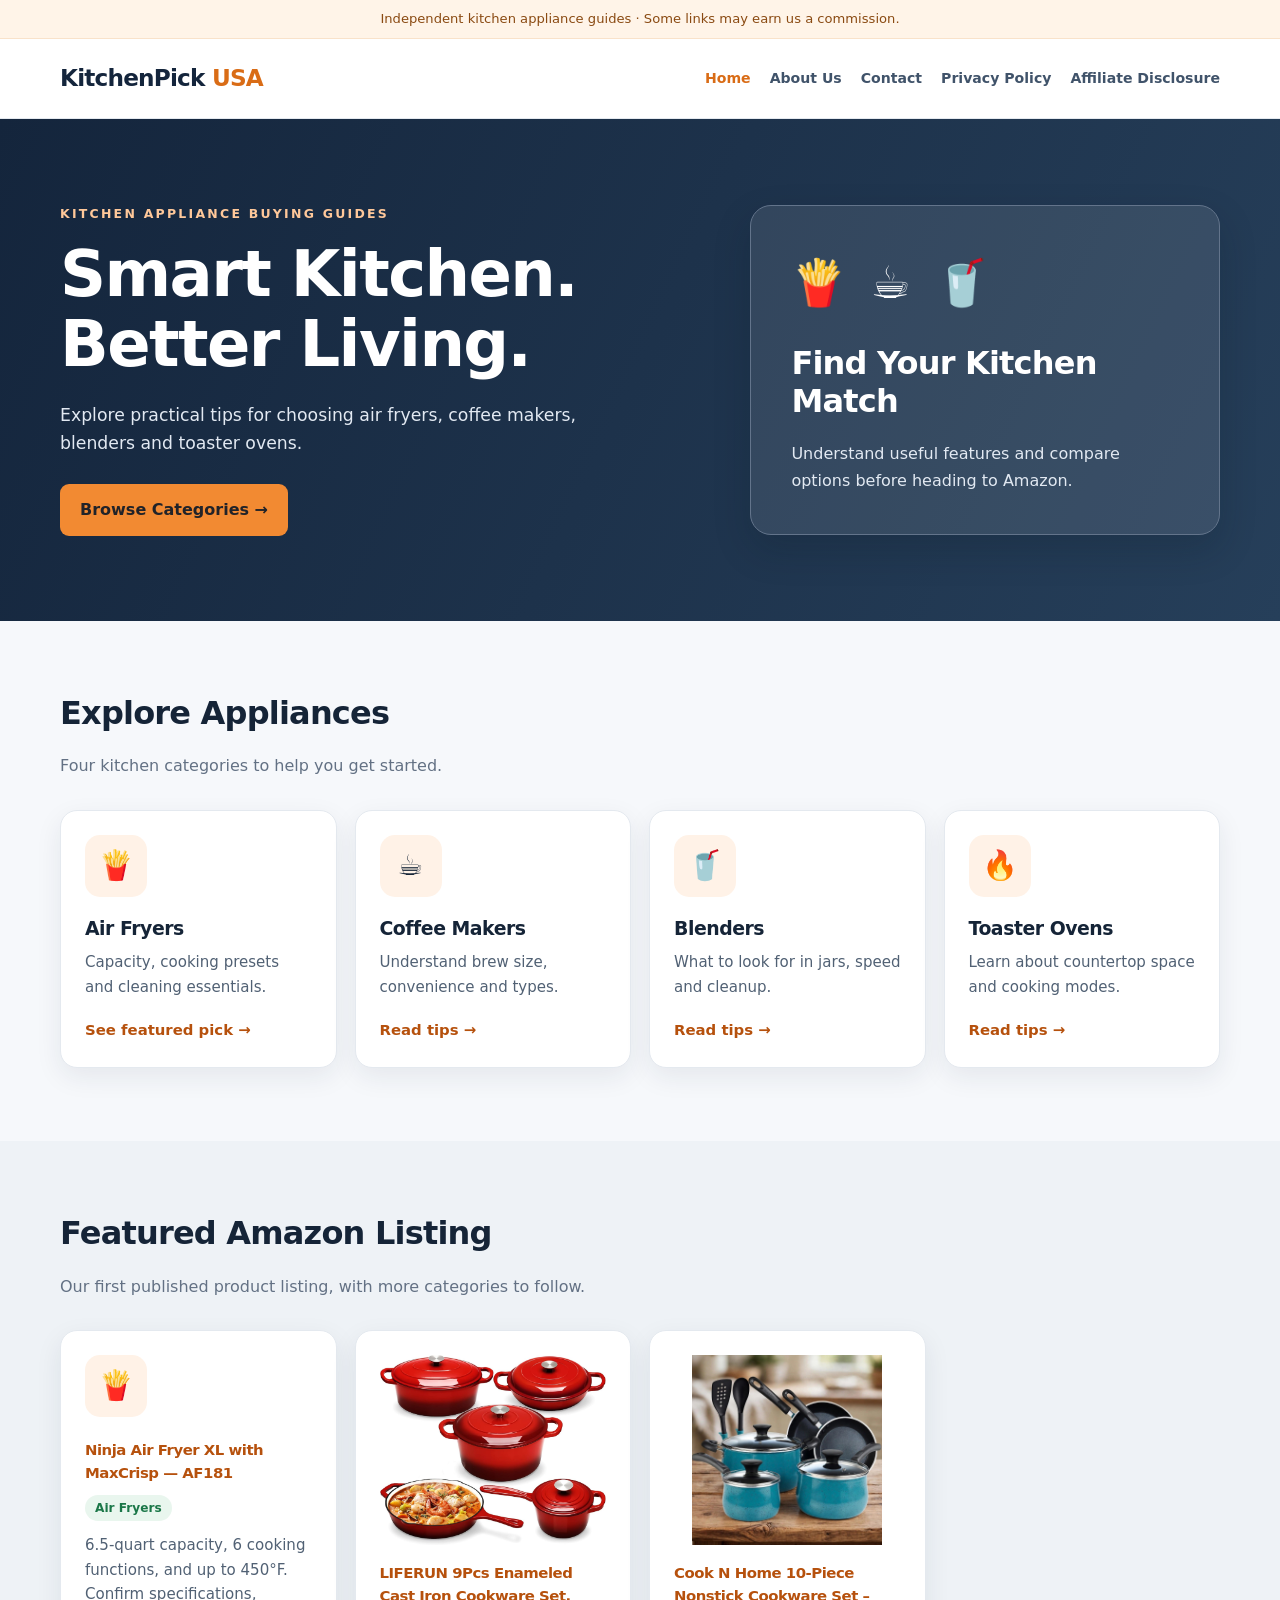
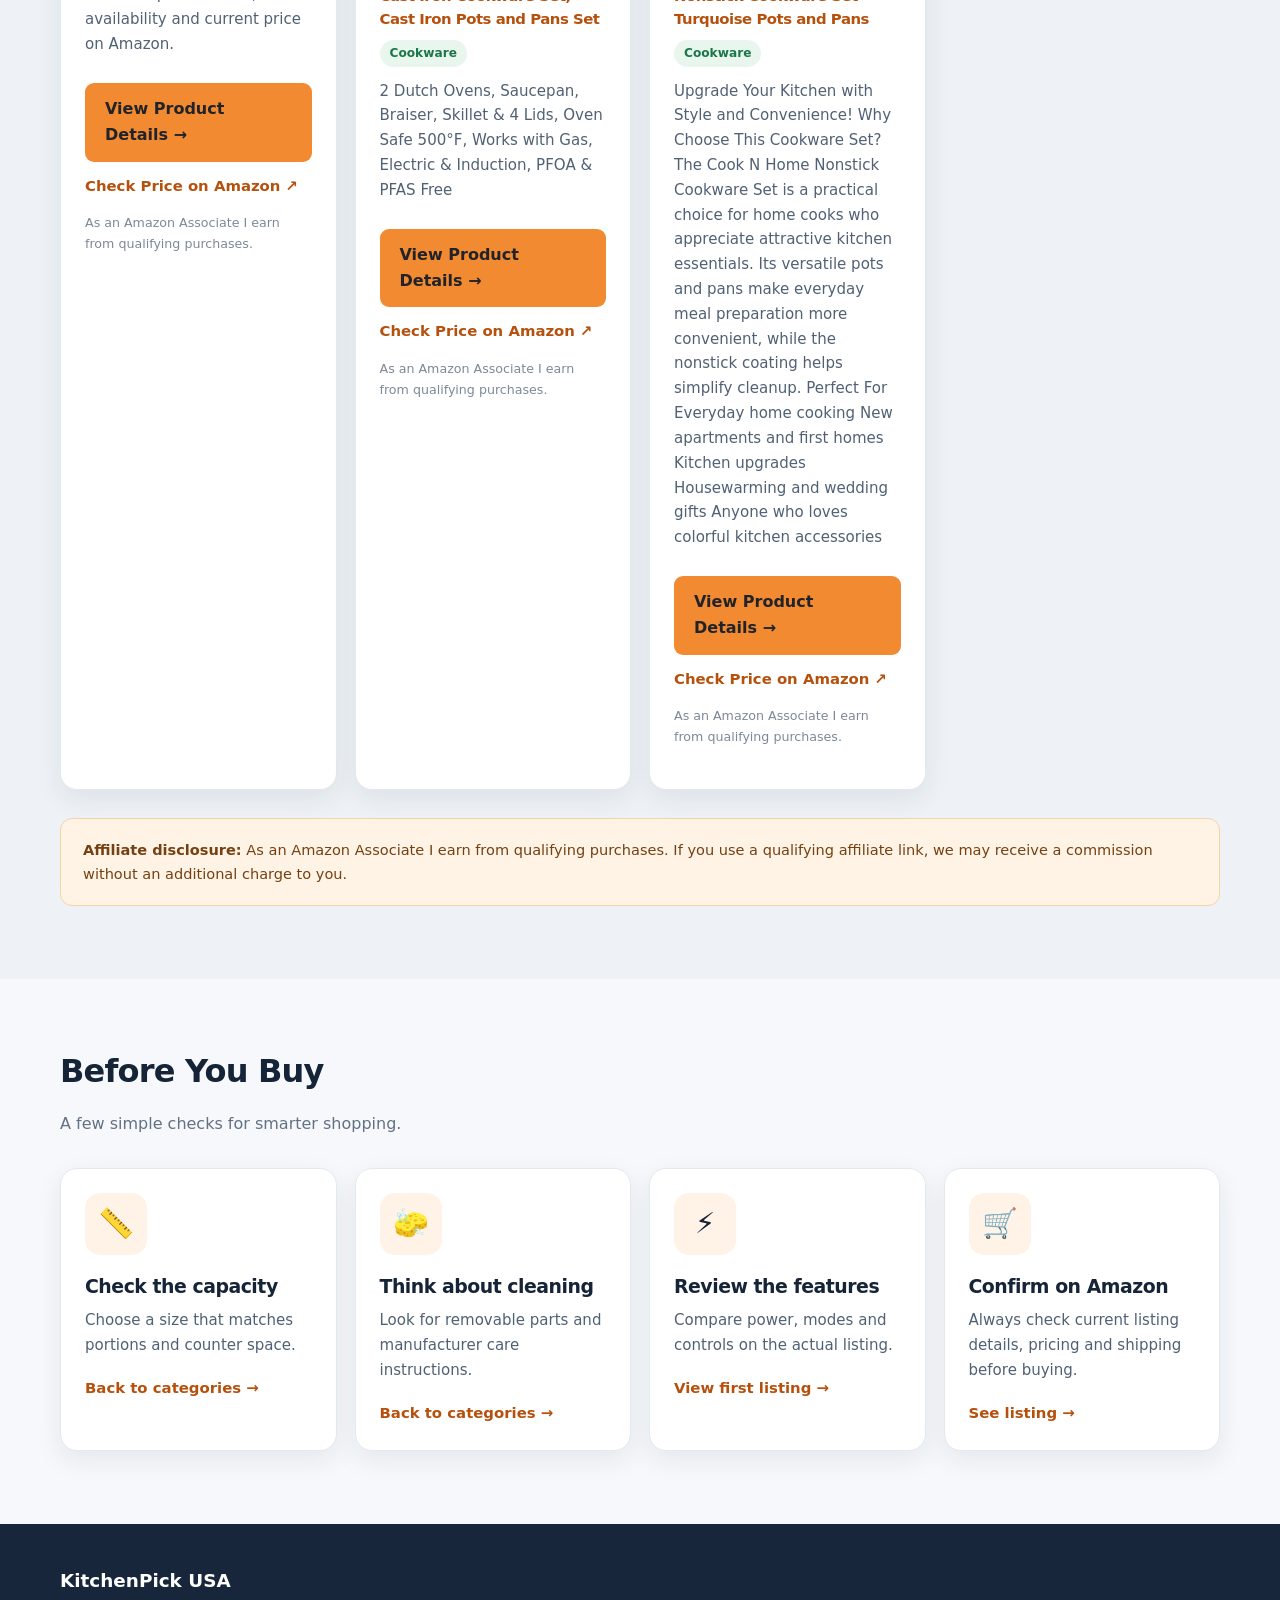
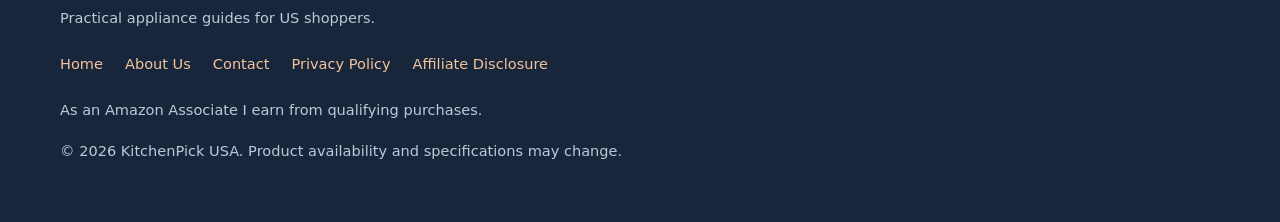
<file: index.html>
<!doctype html><html lang="en"><head><meta charset="utf-8"><meta name="viewport" content="width=device-width,initial-scale=1"><meta name="description" content="Air fryer, coffee maker, blender and toaster oven buying guides for US shoppers."><title>Home | KitchenPick USA</title><link rel="stylesheet" href="styles.css"></head><body><a class="skip" href="#main">Skip to content</a><div class="notice">Independent kitchen appliance guides · Some links may earn us a commission.</div><header class="top"><div class="wrap"><a class="brand" href="index.html">KitchenPick <span>USA</span></a><nav aria-label="Main navigation"><a href="index.html" aria-current="page">Home</a><a href="about.html">About Us</a><a href="contact.html">Contact</a><a href="privacy.html">Privacy Policy</a><a href="affiliate-disclosure.html">Affiliate Disclosure</a></nav></div></header><main id="main"><section class="hero"><div class="wrap hero-grid"><div><div class="eyebrow">Kitchen appliance buying guides</div><h1>Smart Kitchen.<br>Better Living.</h1><p>Explore practical tips for choosing air fryers, coffee makers, blenders and toaster ovens.</p><a class="button" href="#categories">Browse Categories →</a></div><div class="hero-panel"><div class="symbols" aria-hidden="true">🍟 ☕ 🥤</div><h2>Find Your Kitchen Match</h2><p>Understand useful features and compare options before heading to Amazon.</p></div></div></section><section id="categories" class="section"><div class="wrap"><h2>Explore Appliances</h2><p class="lead">Four kitchen categories to help you get started.</p><div class="grid"><article class="card"><div class="emoji" aria-hidden="true">🍟</div><h3>Air Fryers</h3><p>Capacity, cooking presets and cleaning essentials.</p><a href="#featured">See featured pick →</a></article><article class="card"><div class="emoji" aria-hidden="true">☕</div><h3>Coffee Makers</h3><p>Understand brew size, convenience and types.</p><a href="#guides">Read tips →</a></article><article class="card"><div class="emoji" aria-hidden="true">🥤</div><h3>Blenders</h3><p>What to look for in jars, speed and cleanup.</p><a href="#guides">Read tips →</a></article><article class="card"><div class="emoji" aria-hidden="true">🔥</div><h3>Toaster Ovens</h3><p>Learn about countertop space and cooking modes.</p><a href="#guides">Read tips →</a></article></div></div></section><section id="featured" class="section soft"><div class="wrap"><h2>Featured Amazon Listing</h2><p class="lead">Our first published product listing, with more categories to follow.</p><div class="grid" id="product-grid"><p class="lead">Loading featured products…</p></div><div class="disclosure"><strong>Affiliate disclosure:</strong> As an Amazon Associate I earn from qualifying purchases. If you use a qualifying affiliate link, we may receive a commission without an additional charge to you.</div></div></section><section id="guides" class="section"><div class="wrap"><h2>Before You Buy</h2><p class="lead">A few simple checks for smarter shopping.</p><div class="grid"><article class="card"><div class="emoji" aria-hidden="true">📏</div><h3>Check the capacity</h3><p>Choose a size that matches portions and counter space.</p><a href="#categories">Back to categories →</a></article><article class="card"><div class="emoji" aria-hidden="true">🧽</div><h3>Think about cleaning</h3><p>Look for removable parts and manufacturer care instructions.</p><a href="#categories">Back to categories →</a></article><article class="card"><div class="emoji" aria-hidden="true">⚡</div><h3>Review the features</h3><p>Compare power, modes and controls on the actual listing.</p><a href="#featured">View first listing →</a></article><article class="card"><div class="emoji" aria-hidden="true">🛒</div><h3>Confirm on Amazon</h3><p>Always check current listing details, pricing and shipping before buying.</p><a href="#featured">See listing →</a></article></div></div></section></main><footer><div class="wrap"><strong>KitchenPick USA</strong><p>Practical appliance guides for US shoppers.</p><div class="links"><a href="index.html" aria-current="page">Home</a><a href="about.html">About Us</a><a href="contact.html">Contact</a><a href="privacy.html">Privacy Policy</a><a href="affiliate-disclosure.html">Affiliate Disclosure</a></div><p>As an Amazon Associate I earn from qualifying purchases.</p><p>© 2026 KitchenPick USA. Product availability and specifications may change.</p></div></footer><script src="products.js" defer></script></body></html>
</file>
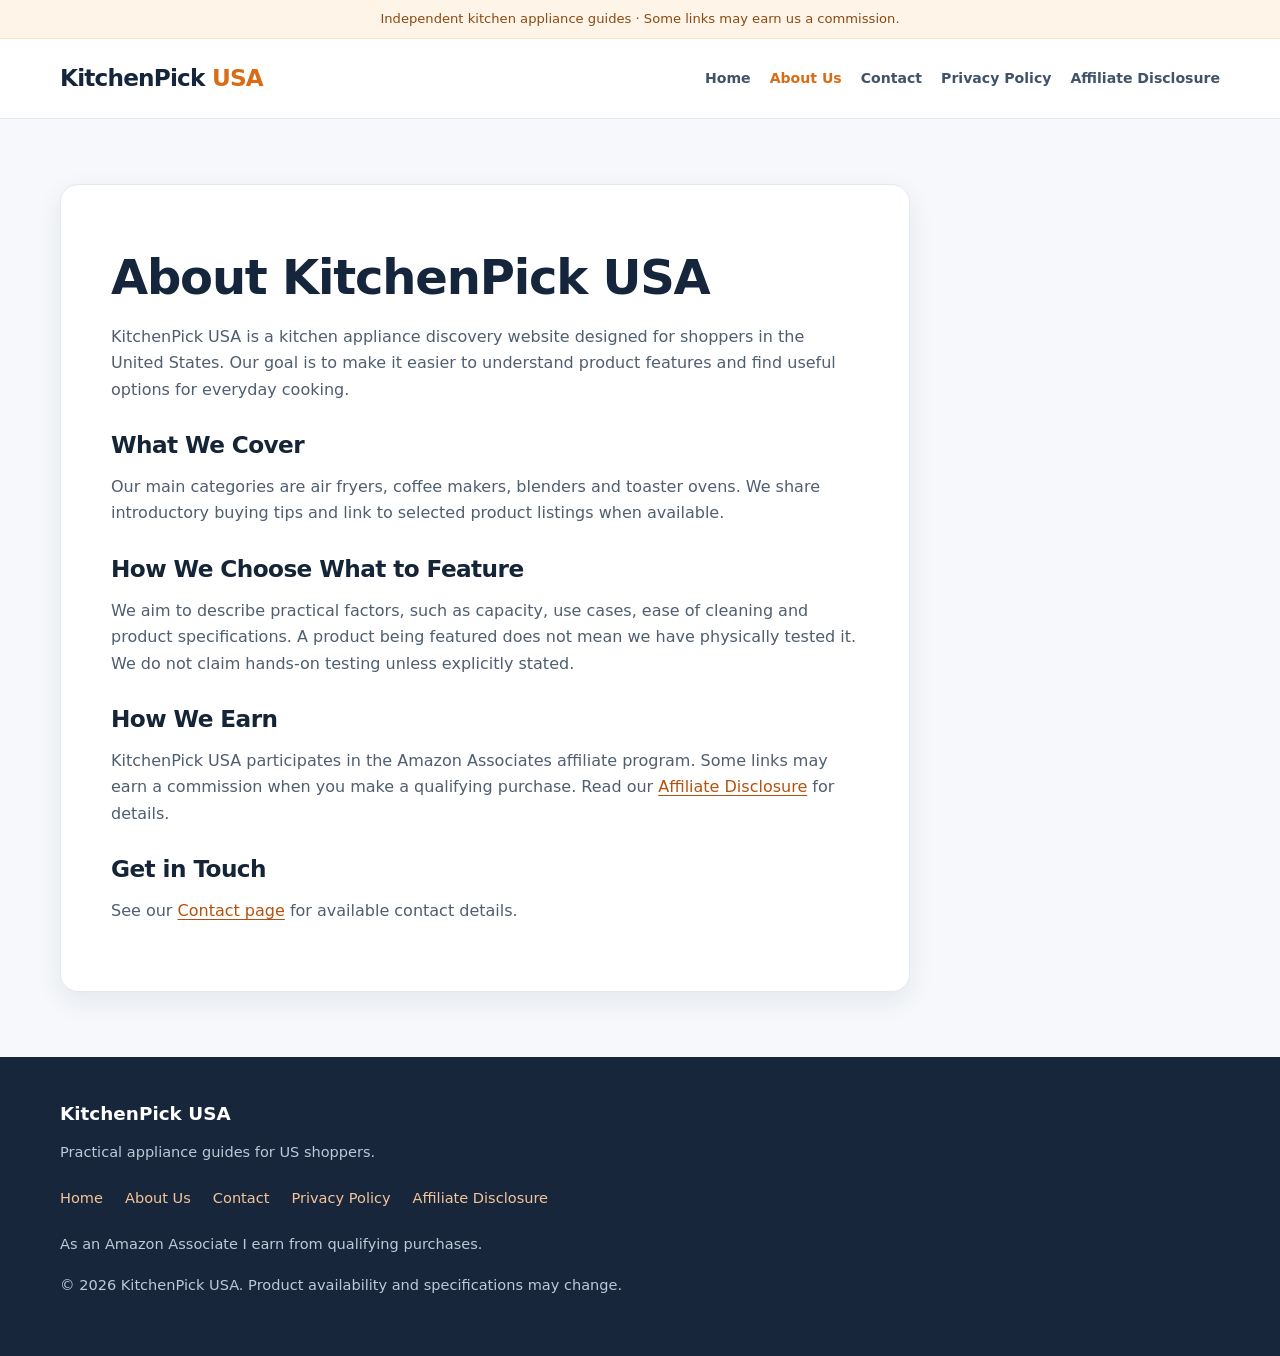
<file: about.html>
<!doctype html><html lang="en"><head><meta charset="utf-8"><meta name="viewport" content="width=device-width,initial-scale=1"><meta name="description" content="Learn about KitchenPick USA and how our kitchen appliance picks work."><title>About Us | KitchenPick USA</title><link rel="stylesheet" href="styles.css"></head><body><a class="skip" href="#main">Skip to content</a><div class="notice">Independent kitchen appliance guides · Some links may earn us a commission.</div><header class="top"><div class="wrap"><a class="brand" href="index.html">KitchenPick <span>USA</span></a><nav aria-label="Main navigation"><a href="index.html">Home</a><a href="about.html" aria-current="page">About Us</a><a href="contact.html">Contact</a><a href="privacy.html">Privacy Policy</a><a href="affiliate-disclosure.html">Affiliate Disclosure</a></nav></div></header><main id="main"><section class="content"><div class="wrap"><article class="paper"><h1>About KitchenPick USA</h1><p>KitchenPick USA is a kitchen appliance discovery website designed for shoppers in the United States. Our goal is to make it easier to understand product features and find useful options for everyday cooking.</p><h2>What We Cover</h2><p>Our main categories are air fryers, coffee makers, blenders and toaster ovens. We share introductory buying tips and link to selected product listings when available.</p><h2>How We Choose What to Feature</h2><p>We aim to describe practical factors, such as capacity, use cases, ease of cleaning and product specifications. A product being featured does not mean we have physically tested it. We do not claim hands-on testing unless explicitly stated.</p><h2>How We Earn</h2><p>KitchenPick USA participates in the Amazon Associates affiliate program. Some links may earn a commission when you make a qualifying purchase. Read our <a href="affiliate-disclosure.html">Affiliate Disclosure</a> for details.</p><h2>Get in Touch</h2><p>See our <a href="contact.html">Contact page</a> for available contact details.</p></article></div></section></main><footer><div class="wrap"><strong>KitchenPick USA</strong><p>Practical appliance guides for US shoppers.</p><div class="links"><a href="index.html">Home</a><a href="about.html" aria-current="page">About Us</a><a href="contact.html">Contact</a><a href="privacy.html">Privacy Policy</a><a href="affiliate-disclosure.html">Affiliate Disclosure</a></div><p>As an Amazon Associate I earn from qualifying purchases.</p><p>© 2026 KitchenPick USA. Product availability and specifications may change.</p></div></footer></body></html>
</file>
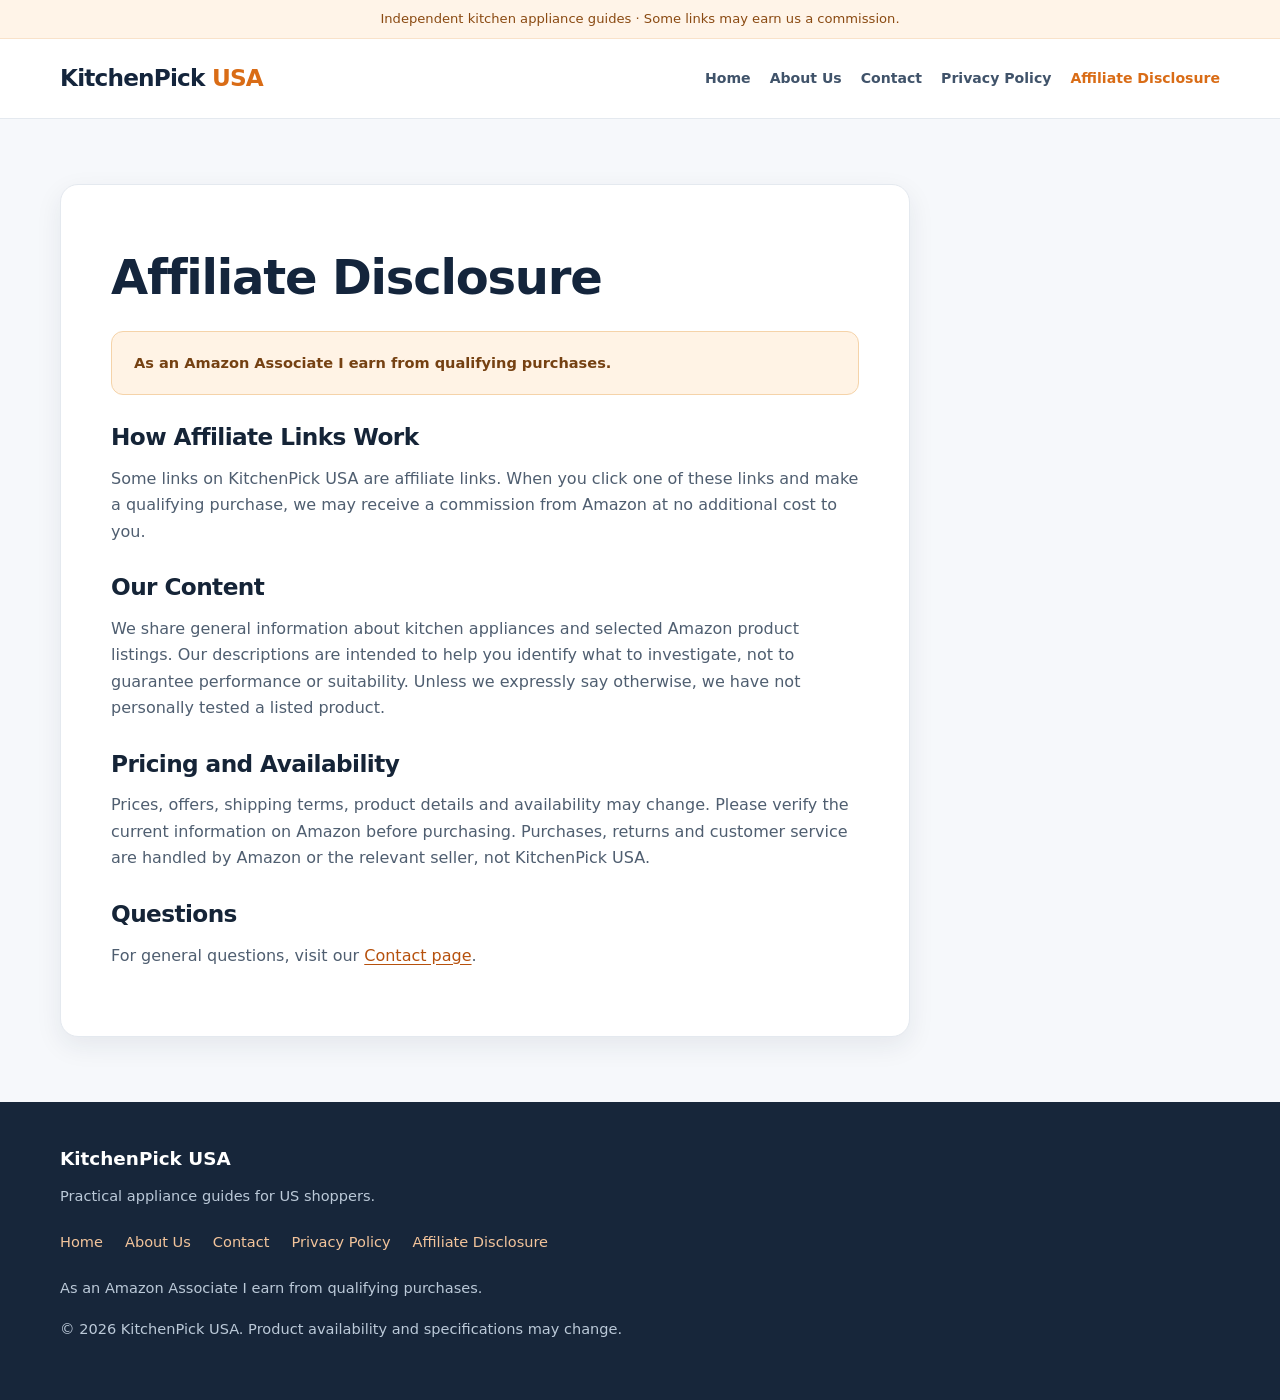
<file: affiliate-disclosure.html>
<!doctype html><html lang="en"><head><meta charset="utf-8"><meta name="viewport" content="width=device-width,initial-scale=1"><meta name="description" content="Amazon Associates affiliate disclosure for KitchenPick USA."><title>Affiliate Disclosure | KitchenPick USA</title><link rel="stylesheet" href="styles.css"></head><body><a class="skip" href="#main">Skip to content</a><div class="notice">Independent kitchen appliance guides · Some links may earn us a commission.</div><header class="top"><div class="wrap"><a class="brand" href="index.html">KitchenPick <span>USA</span></a><nav aria-label="Main navigation"><a href="index.html">Home</a><a href="about.html">About Us</a><a href="contact.html">Contact</a><a href="privacy.html">Privacy Policy</a><a href="affiliate-disclosure.html" aria-current="page">Affiliate Disclosure</a></nav></div></header><main id="main"><section class="content"><div class="wrap"><article class="paper"><h1>Affiliate Disclosure</h1><div class="disclosure"><strong>As an Amazon Associate I earn from qualifying purchases.</strong></div><h2>How Affiliate Links Work</h2><p>Some links on KitchenPick USA are affiliate links. When you click one of these links and make a qualifying purchase, we may receive a commission from Amazon at no additional cost to you.</p><h2>Our Content</h2><p>We share general information about kitchen appliances and selected Amazon product listings. Our descriptions are intended to help you identify what to investigate, not to guarantee performance or suitability. Unless we expressly say otherwise, we have not personally tested a listed product.</p><h2>Pricing and Availability</h2><p>Prices, offers, shipping terms, product details and availability may change. Please verify the current information on Amazon before purchasing. Purchases, returns and customer service are handled by Amazon or the relevant seller, not KitchenPick USA.</p><h2>Questions</h2><p>For general questions, visit our <a href="contact.html">Contact page</a>.</p></article></div></section></main><footer><div class="wrap"><strong>KitchenPick USA</strong><p>Practical appliance guides for US shoppers.</p><div class="links"><a href="index.html">Home</a><a href="about.html">About Us</a><a href="contact.html">Contact</a><a href="privacy.html">Privacy Policy</a><a href="affiliate-disclosure.html" aria-current="page">Affiliate Disclosure</a></div><p>As an Amazon Associate I earn from qualifying purchases.</p><p>© 2026 KitchenPick USA. Product availability and specifications may change.</p></div></footer></body></html>
</file>
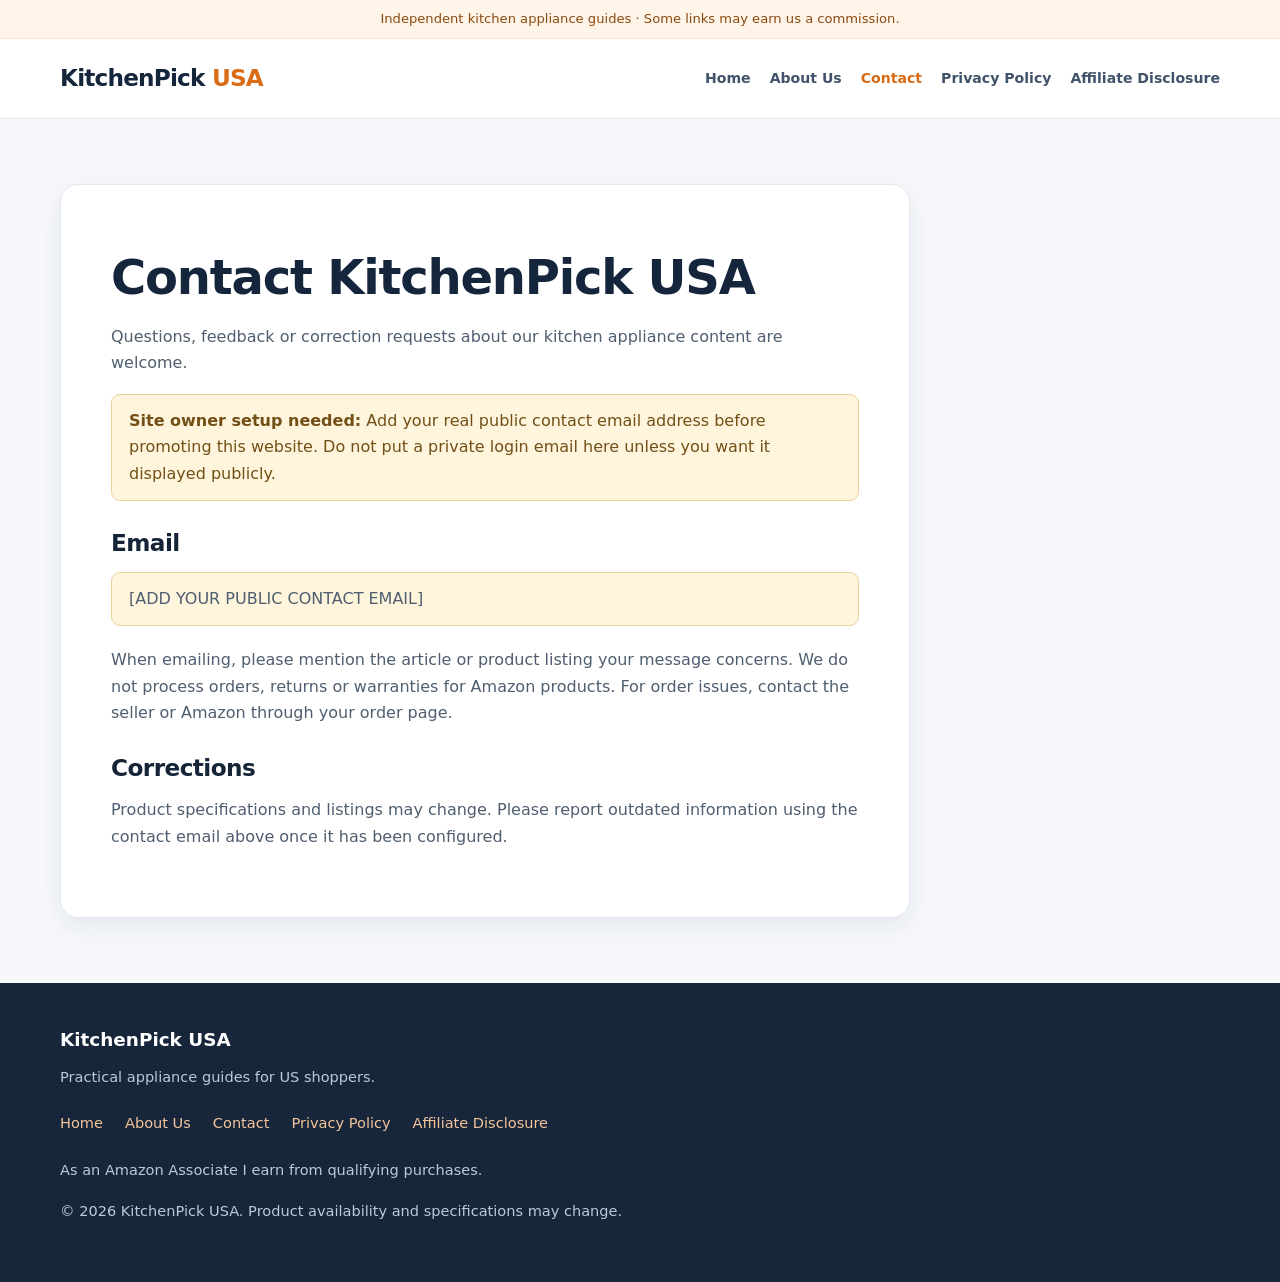
<file: contact.html>
<!doctype html><html lang="en"><head><meta charset="utf-8"><meta name="viewport" content="width=device-width,initial-scale=1"><meta name="description" content="Contact KitchenPick USA with feedback, corrections and general inquiries."><title>Contact | KitchenPick USA</title><link rel="stylesheet" href="styles.css"></head><body><a class="skip" href="#main">Skip to content</a><div class="notice">Independent kitchen appliance guides · Some links may earn us a commission.</div><header class="top"><div class="wrap"><a class="brand" href="index.html">KitchenPick <span>USA</span></a><nav aria-label="Main navigation"><a href="index.html">Home</a><a href="about.html">About Us</a><a href="contact.html" aria-current="page">Contact</a><a href="privacy.html">Privacy Policy</a><a href="affiliate-disclosure.html">Affiliate Disclosure</a></nav></div></header><main id="main"><section class="content"><div class="wrap"><article class="paper"><h1>Contact KitchenPick USA</h1><p>Questions, feedback or correction requests about our kitchen appliance content are welcome.</p><div class="alert"><strong>Site owner setup needed:</strong> Add your real public contact email address before promoting this website. Do not put a private login email here unless you want it displayed publicly.</div><h2>Email</h2><p class="placeholder">[ADD YOUR PUBLIC CONTACT EMAIL]</p><p>When emailing, please mention the article or product listing your message concerns. We do not process orders, returns or warranties for Amazon products. For order issues, contact the seller or Amazon through your order page.</p><h2>Corrections</h2><p>Product specifications and listings may change. Please report outdated information using the contact email above once it has been configured.</p></article></div></section></main><footer><div class="wrap"><strong>KitchenPick USA</strong><p>Practical appliance guides for US shoppers.</p><div class="links"><a href="index.html">Home</a><a href="about.html">About Us</a><a href="contact.html" aria-current="page">Contact</a><a href="privacy.html">Privacy Policy</a><a href="affiliate-disclosure.html">Affiliate Disclosure</a></div><p>As an Amazon Associate I earn from qualifying purchases.</p><p>© 2026 KitchenPick USA. Product availability and specifications may change.</p></div></footer></body></html>
</file>
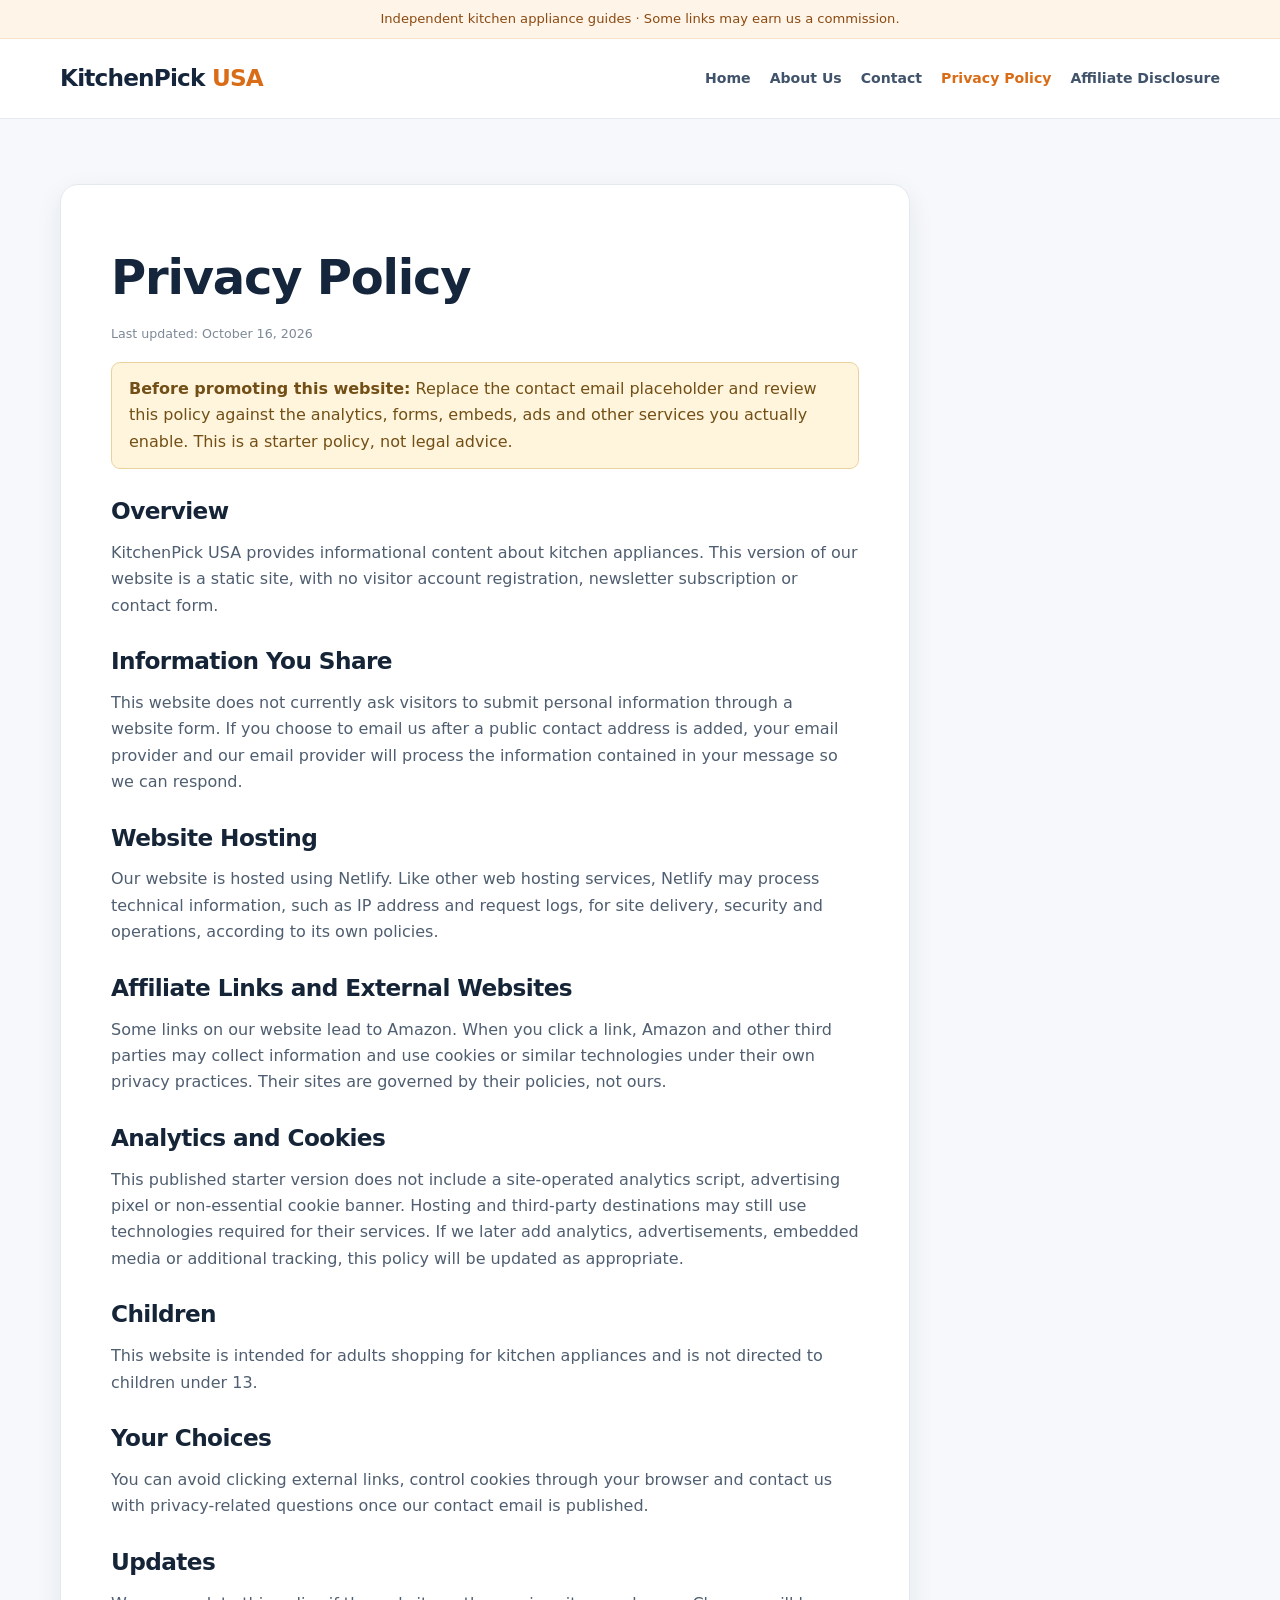
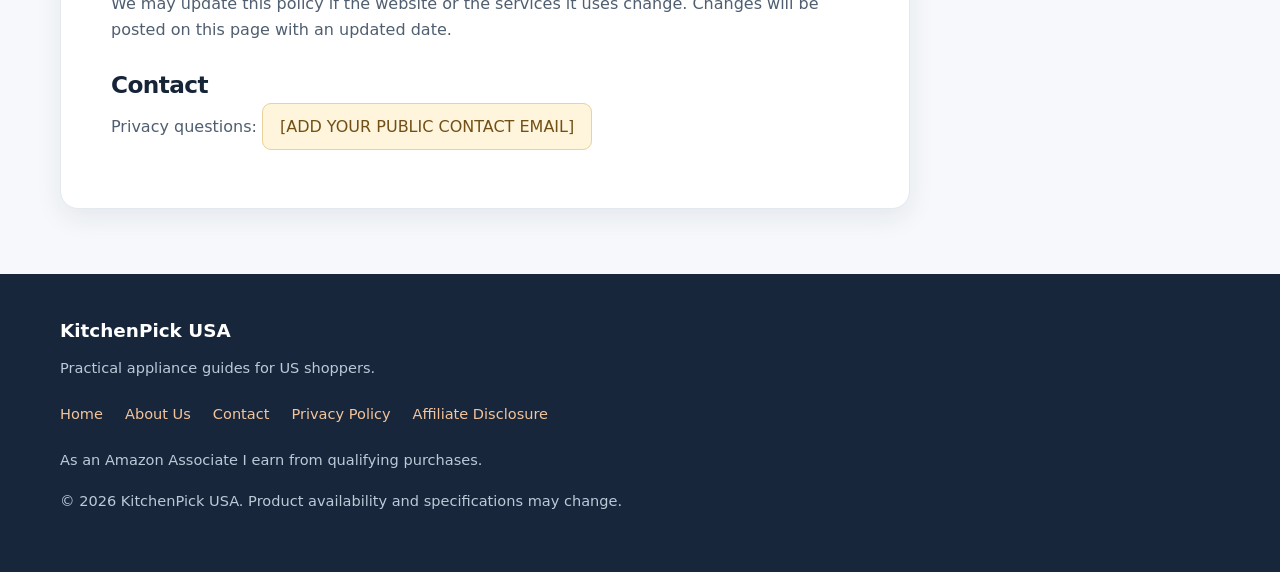
<file: privacy.html>
<!doctype html><html lang="en"><head><meta charset="utf-8"><meta name="viewport" content="width=device-width,initial-scale=1"><meta name="description" content="KitchenPick USA privacy policy covering hosting, affiliate links and visitor choices."><title>Privacy Policy | KitchenPick USA</title><link rel="stylesheet" href="styles.css"></head><body><a class="skip" href="#main">Skip to content</a><div class="notice">Independent kitchen appliance guides · Some links may earn us a commission.</div><header class="top"><div class="wrap"><a class="brand" href="index.html">KitchenPick <span>USA</span></a><nav aria-label="Main navigation"><a href="index.html">Home</a><a href="about.html">About Us</a><a href="contact.html">Contact</a><a href="privacy.html" aria-current="page">Privacy Policy</a><a href="affiliate-disclosure.html">Affiliate Disclosure</a></nav></div></header><main id="main"><section class="content"><div class="wrap"><article class="paper"><h1>Privacy Policy</h1><p class="faint">Last updated: October 16, 2026</p><div class="alert"><strong>Before promoting this website:</strong> Replace the contact email placeholder and review this policy against the analytics, forms, embeds, ads and other services you actually enable. This is a starter policy, not legal advice.</div><h2>Overview</h2><p>KitchenPick USA provides informational content about kitchen appliances. This version of our website is a static site, with no visitor account registration, newsletter subscription or contact form.</p><h2>Information You Share</h2><p>This website does not currently ask visitors to submit personal information through a website form. If you choose to email us after a public contact address is added, your email provider and our email provider will process the information contained in your message so we can respond.</p><h2>Website Hosting</h2><p>Our website is hosted using Netlify. Like other web hosting services, Netlify may process technical information, such as IP address and request logs, for site delivery, security and operations, according to its own policies.</p><h2>Affiliate Links and External Websites</h2><p>Some links on our website lead to Amazon. When you click a link, Amazon and other third parties may collect information and use cookies or similar technologies under their own privacy practices. Their sites are governed by their policies, not ours.</p><h2>Analytics and Cookies</h2><p>This published starter version does not include a site-operated analytics script, advertising pixel or non-essential cookie banner. Hosting and third-party destinations may still use technologies required for their services. If we later add analytics, advertisements, embedded media or additional tracking, this policy will be updated as appropriate.</p><h2>Children</h2><p>This website is intended for adults shopping for kitchen appliances and is not directed to children under 13.</p><h2>Your Choices</h2><p>You can avoid clicking external links, control cookies through your browser and contact us with privacy-related questions once our contact email is published.</p><h2>Updates</h2><p>We may update this policy if the website or the services it uses change. Changes will be posted on this page with an updated date.</p><h2>Contact</h2><p>Privacy questions: <span class="placeholder">[ADD YOUR PUBLIC CONTACT EMAIL]</span></p></article></div></section></main><footer><div class="wrap"><strong>KitchenPick USA</strong><p>Practical appliance guides for US shoppers.</p><div class="links"><a href="index.html">Home</a><a href="about.html">About Us</a><a href="contact.html">Contact</a><a href="privacy.html" aria-current="page">Privacy Policy</a><a href="affiliate-disclosure.html">Affiliate Disclosure</a></div><p>As an Amazon Associate I earn from qualifying purchases.</p><p>© 2026 KitchenPick USA. Product availability and specifications may change.</p></div></footer></body></html>
</file>
<file: styles.css>
/* KitchenPick USA — responsive stylesheet for the existing five HTML pages. */
:root{color-scheme:light;--ink:#152437;--muted:#637184;--navy:#14253c;--navy2:#263f5a;--orange:#f28a32;--orange2:#d96c16;--bg:#f6f8fb;--line:#e4e9ef;--white:#fff;--shadow:0 9px 27px rgba(24,42,67,.08)}
*{box-sizing:border-box}
html{scroll-behavior:smooth}
body{margin:0;font:16px/1.65 system-ui,-apple-system,"Segoe UI",Arial,sans-serif;color:var(--ink);background:var(--bg)}
a{color:#b6510d;text-underline-offset:3px}
a:hover{color:var(--orange2)}
.wrap{width:min(1160px,calc(100% - 36px));margin:0 auto}
.skip{position:absolute;left:-9999px;top:0;background:#fff;padding:12px;z-index:100}
.skip:focus{left:12px}
.notice{background:#fff4e8;border-bottom:1px solid #f9e2ca;color:#8a4a12;text-align:center;padding:8px 15px;font-size:.82rem}
.top{background:#fff;border-bottom:1px solid var(--line)}
.top>.wrap{display:flex;justify-content:space-between;align-items:center;gap:20px;min-height:79px}
.brand{color:var(--navy);font-size:1.45rem;font-weight:850;letter-spacing:-.035em;text-decoration:none;white-space:nowrap}
.brand span{color:var(--orange2)}
.top nav{display:flex;align-items:center;justify-content:flex-end;gap:19px;flex-wrap:wrap}
.top nav a{font-size:.88rem;text-decoration:none;font-weight:650;color:#40536a}
.top nav a:hover,.top nav a[aria-current="page"]{color:var(--orange2)}
.hero{background:linear-gradient(115deg,var(--navy) 0%,var(--navy2) 100%);color:#fff;padding:85px 0}
.hero-grid{display:grid;grid-template-columns:1.15fr .85fr;align-items:center;gap:55px}
.eyebrow{text-transform:uppercase;letter-spacing:.18em;color:#ffc89a;font-size:.78rem;font-weight:750}
h1,h2,h3{line-height:1.2;margin:0 0 .65em;letter-spacing:-.025em}
h1{font-size:clamp(2.8rem,5vw,4.7rem);line-height:1.09;margin:16px 0 21px}
h2{font-size:clamp(1.65rem,2.5vw,2.25rem)}
h3{font-size:1.18rem}
p{margin:0 0 17px}
.hero p{color:#e2e9f2;font-size:1.08rem;max-width:590px}
.button{display:inline-block;background:var(--orange);border:1px solid transparent;border-radius:9px;padding:12px 19px;font-weight:750;text-decoration:none;color:#212329;margin-top:9px}
.button:hover{background:#ffa454;color:#212329}
.hero-panel{padding:40px;border:1px solid #63748b;background:rgba(255,255,255,.095);border-radius:21px;box-shadow:0 15px 37px #0b192333}
.hero-panel p{font-size:1rem;margin:0}
.symbols{font-size:2.8rem;letter-spacing:.1em;margin-bottom:24px}
.section{padding:73px 0}
.section.soft{background:#eef2f6}
.lead{color:var(--muted);margin-bottom:30px}
.grid{display:grid;grid-template-columns:repeat(4,minmax(0,1fr));gap:18px}
.card{background:#fff;border:1px solid var(--line);border-radius:17px;padding:24px;box-shadow:var(--shadow);min-width:0}
.card h3{margin-bottom:11px}
.card p{color:#516174;font-size:.94rem}
.card a:not(.button){font-weight:700;text-decoration:none;font-size:.93rem}
.emoji{width:62px;height:62px;background:#fff2e7;display:flex;align-items:center;justify-content:center;border-radius:15px;font-size:1.8rem;margin-bottom:20px}
.pill{display:inline-block;border-radius:100px;background:#e9f6ee;color:#1b7748;padding:3px 10px;font-size:.76rem;font-weight:720;margin-bottom:12px}
.faint{font-size:.79rem!important;color:#7d8997!important;margin-top:15px}
.disclosure{margin-top:28px;padding:19px 22px;background:#fff3e5;border:1px solid #f5d3a9;border-radius:12px;color:#754112;font-size:.91rem}
.content{padding:65px 0;min-height:50vh}
.paper{max-width:850px;background:#fff;border:1px solid var(--line);border-radius:18px;padding:clamp(22px,5vw,50px);box-shadow:var(--shadow)}
.paper h1{font-size:clamp(2.1rem,4vw,3rem);color:var(--navy)}
.paper h2{font-size:1.45rem;margin-top:28px}
.paper p,.paper li{color:#4f5e70}
.alert,.placeholder{padding:13px 17px;background:#fff5dc;border:1px solid #ebd29d;border-radius:9px;margin-bottom:21px;color:#724f16}
footer{background:#17263a;color:#dbe3ed;padding:42px 0;font-size:.91rem}
footer strong{color:#fff;font-size:1.15rem}
footer p{color:#bbc9d8;margin-top:10px}
footer .links{display:flex;flex-wrap:wrap;gap:13px 22px;margin:22px 0}
footer .links a{color:#f3c49b;text-decoration:none}
@media(max-width:980px){.grid{grid-template-columns:repeat(2,minmax(0,1fr))}.hero-grid{gap:30px}.top>.wrap{align-items:flex-start;flex-direction:column;padding:16px 0}.top nav{justify-content:flex-start}}
@media(max-width:680px){.wrap{width:min(100% - 28px,1160px)}.hero{padding:57px 0}.hero-grid{grid-template-columns:1fr}.hero-panel{padding:26px}.grid{grid-template-columns:1fr}.section{padding:49px 0}.card{padding:21px}.top nav{gap:10px 17px}.top nav a{font-size:.84rem}}

.product-photo{display:block;width:100%;height:190px;object-fit:contain;border-radius:12px;background:#fff;margin-bottom:15px}
</file>
